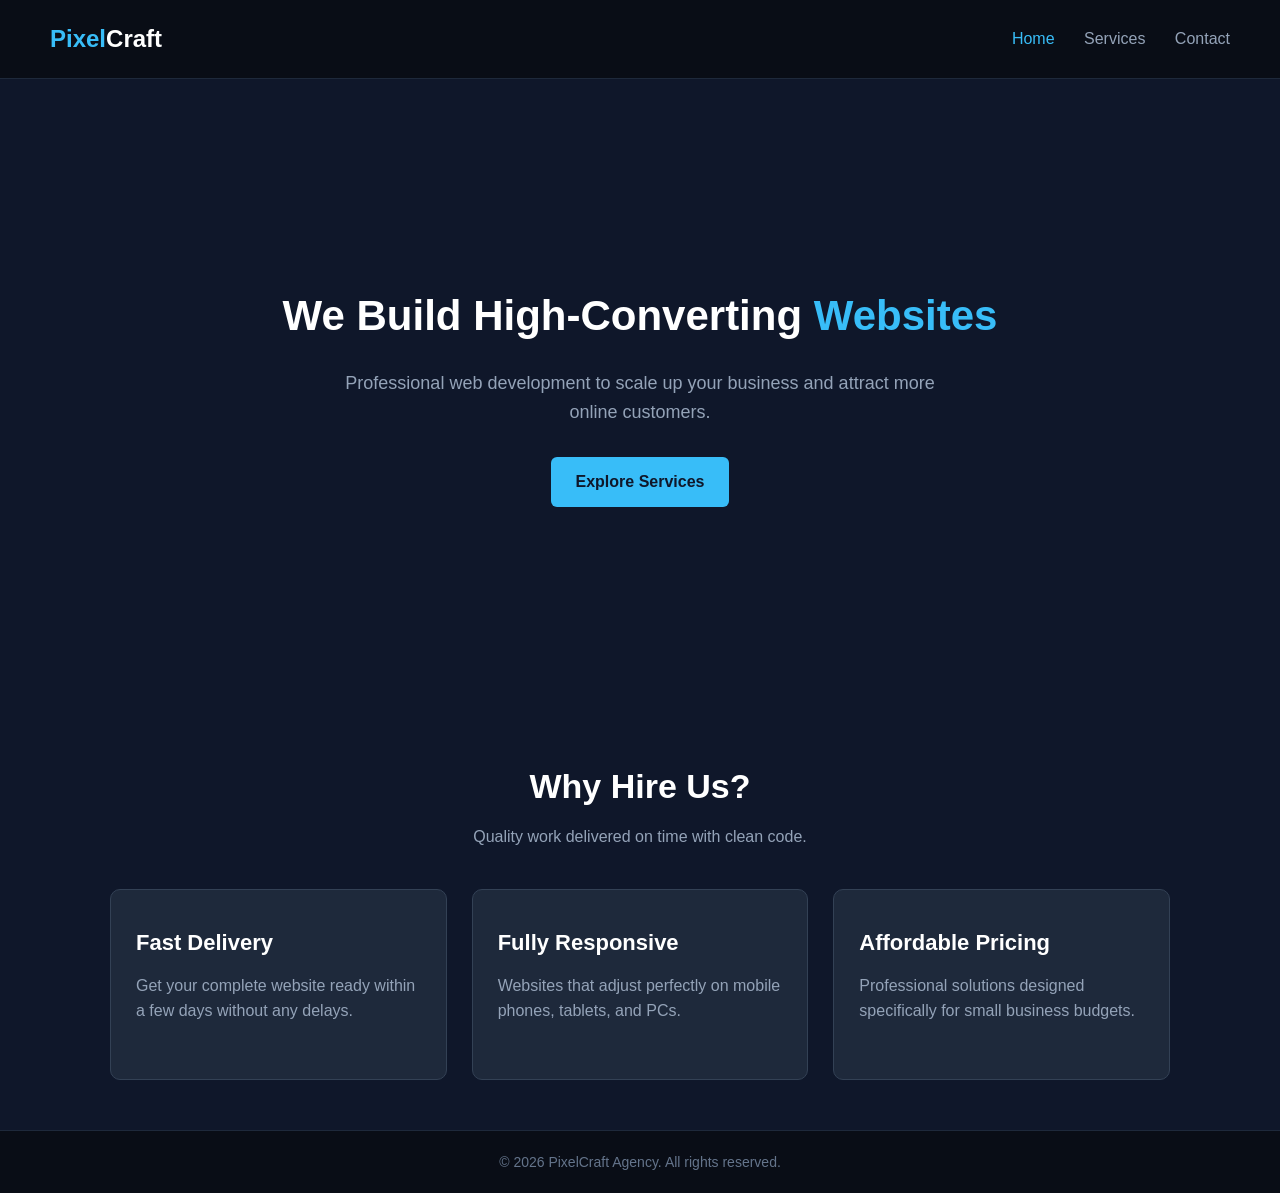
<file: index.html>
<!DOCTYPE html>
<html lang="en">
<head>
  <meta charset="UTF-8">
  <meta name="viewport" content="width=device-width, initial-scale=1.0">
  <title>Home - PixelCraft Agency</title>
  <link rel="stylesheet" href="style.css">
</head>
<body>

  <!-- Navigation Bar -->
  <header>
    <a href="index.html" class="logo">Pixel<span>Craft</span></a>
    <nav>
      <a href="index.html" class="active">Home</a>
      <a href="services.html">Services</a>
      <a href="contact.html">Contact</a>
    </nav>
  </header>

  <!-- Hero Banner -->
  <section class="hero">
    <h1>We Build High-Converting <span>Websites</span></h1>
    <p>Professional web development to scale up your business and attract more online customers.</p>
    <a href="services.html" class="btn">Explore Services</a>
  </section>

  <!-- Features Section -->
  <div class="container">
    <h2 class="section-title">Why Hire Us?</h2>
    <p class="section-subtitle">Quality work delivered on time with clean code.</p>
    <div class="grid">
      <div class="card">
        <h3>Fast Delivery</h3>
        <p>Get your complete website ready within a few days without any delays.</p>
      </div>
      <div class="card">
        <h3>Fully Responsive</h3>
        <p>Websites that adjust perfectly on mobile phones, tablets, and PCs.</p>
      </div>
      <div class="card">
        <h3>Affordable Pricing</h3>
        <p>Professional solutions designed specifically for small business budgets.</p>
      </div>
    </div>
  </div>

  <!-- Footer -->
  <footer>
    <p>&copy; 2026 PixelCraft Agency. All rights reserved.</p>
  </footer>

</body>
</html>
</file>
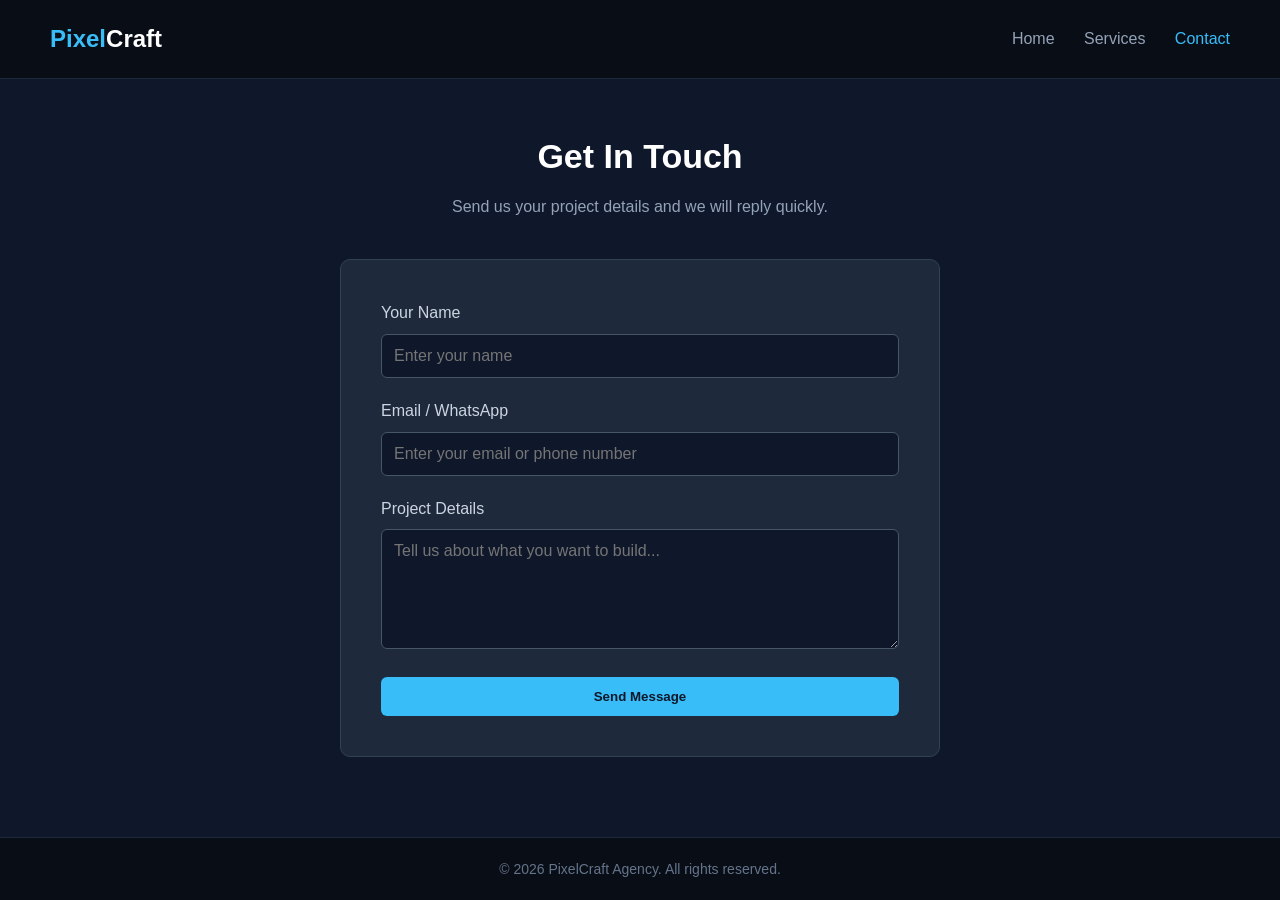
<file: contact.html>
<!DOCTYPE html>
<html lang="en">
<head>
  <meta charset="UTF-8">
  <meta name="viewport" content="width=device-width, initial-scale=1.0">
  <title>Contact - PixelCraft Agency</title>
  <link rel="stylesheet" href="style.css">
</head>
<body>

  <!-- Navigation Bar -->
  <header>
    <a href="index.html" class="logo">Pixel<span>Craft</span></a>
    <nav>
      <a href="index.html">Home</a>
      <a href="services.html">Services</a>
      <a href="contact.html" class="active">Contact</a>
    </nav>
  </header>

  <!-- Contact Form Content -->
  <div class="container">
    <h2 class="section-title">Get In Touch</h2>
    <p class="section-subtitle">Send us your project details and we will reply quickly.</p>

    <div class="contact-box">
      <form>
        <div class="form-group">
          <label>Your Name</label>
          <input type="text" placeholder="Enter your name" required>
        </div>
        <div class="form-group">
          <label>Email / WhatsApp</label>
          <input type="text" placeholder="Enter your email or phone number" required>
        </div>
        <div class="form-group">
          <label>Project Details</label>
          <textarea placeholder="Tell us about what you want to build..." required></textarea>
        </div>
        <button type="submit" class="btn" style="width: 100%; border: none; cursor: pointer;">Send Message</button>
      </form>
    </div>
  </div>

  <!-- Footer -->
  <footer>
    <p>&copy; 2026 PixelCraft Agency. All rights reserved.</p>
  </footer>

</body>
</html>
</file>
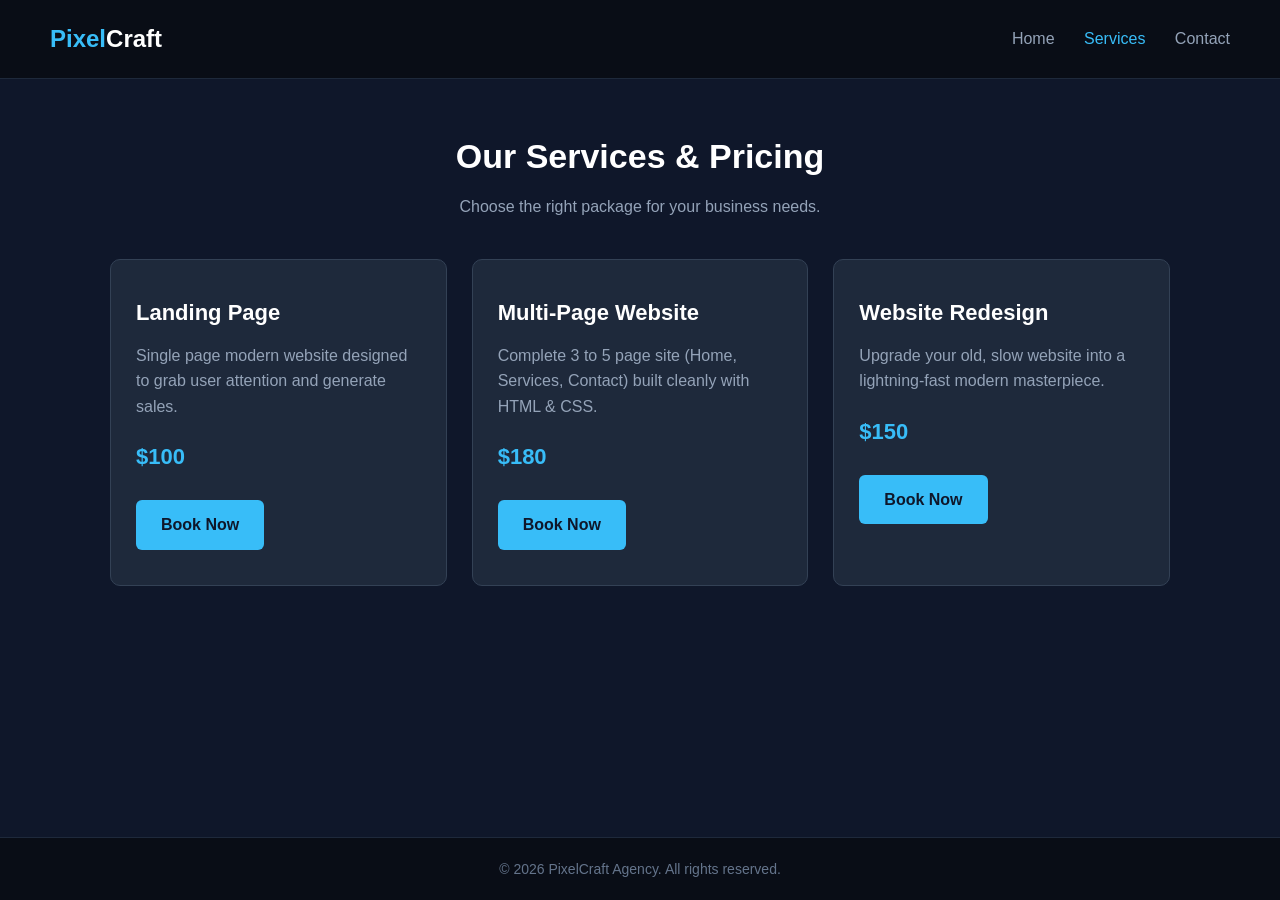
<file: services.html>
<!DOCTYPE html>
<html lang="en">
<head>
  <meta charset="UTF-8">
  <meta name="viewport" content="width=device-width, initial-scale=1.0">
  <title>Services - PixelCraft Agency</title>
  <link rel="stylesheet" href="style.css">
</head>
<body>

  <!-- Navigation Bar -->
  <header>
    <a href="index.html" class="logo">Pixel<span>Craft</span></a>
    <nav>
      <a href="index.html">Home</a>
      <a href="services.html" class="active">Services</a>
      <a href="contact.html">Contact</a>
    </nav>
  </header>

  <!-- Services Content -->
  <div class="container">
    <h2 class="section-title">Our Services & Pricing</h2>
    <p class="section-subtitle">Choose the right package for your business needs.</p>
    
    <div class="grid">
      <div class="card">
        <h3>Landing Page</h3>
        <p>Single page modern website designed to grab user attention and generate sales.</p>
        <div class="price">$100</div>
        <br>
        <a href="contact.html" class="btn">Book Now</a>
      </div>

      <div class="card">
        <h3>Multi-Page Website</h3>
        <p>Complete 3 to 5 page site (Home, Services, Contact) built cleanly with HTML & CSS.</p>
        <div class="price">$180</div>
        <br>
        <a href="contact.html" class="btn">Book Now</a>
      </div>

      <div class="card">
        <h3>Website Redesign</h3>
        <p>Upgrade your old, slow website into a lightning-fast modern masterpiece.</p>
        <div class="price">$150</div>
        <br>
        <a href="contact.html" class="btn">Book Now</a>
      </div>
    </div>
  </div>

  <!-- Footer -->
  <footer>
    <p>&copy; 2026 PixelCraft Agency. All rights reserved.</p>
  </footer>

</body>
</html>
</file>
<file: style.css>
/* --- Global Styles --- */
* {
  margin: 0;
  padding: 0;
  box-sizing: border-box;
  font-family: 'Segoe UI', Tahoma, Geneva, Verdana, sans-serif;
}

body {
  background-color: #0f172a;
  color: #f8fafc;
  line-height: 1.6;
  display: flex;
  flex-direction: column;
  min-height: 100vh;
}

/* --- Header & Navigation --- */
header {
  background: #090d16;
  display: flex;
  justify-content: space-between;
  align-items: center;
  padding: 20px 50px;
  border-bottom: 1px solid #1e293b;
}

.logo {
  font-size: 24px;
  font-weight: bold;
  color: #38bdf8;
  text-decoration: none;
}

.logo span {
  color: #ffffff;
}

nav a {
  color: #94a3b8;
  text-decoration: none;
  margin-left: 25px;
  font-weight: 500;
  transition: 0.3s;
}

nav a:hover, nav a.active {
  color: #38bdf8;
}

/* --- Hero Section --- */
.hero {
  height: 70vh;
  display: flex;
  flex-direction: column;
  justify-content: center;
  align-items: center;
  text-align: center;
  padding: 0 20px;
  background: linear-gradient(to bottom, rgba(15, 23, 42, 0.8), rgba(15, 23, 42, 1)), url('https://images.unsplash.com/photo-1555066931-4365d14bab8c?auto=format&fit=crop&w=1200&q=80');
  background-size: cover;
  background-position: center;
}

.hero h1 {
  font-size: 42px;
  max-width: 800px;
  margin-bottom: 20px;
  color: #ffffff;
}

.hero h1 span {
  color: #38bdf8;
}

.hero p {
  font-size: 18px;
  color: #94a3b8;
  max-width: 600px;
  margin-bottom: 30px;
}

/* --- Buttons --- */
.btn {
  background: #38bdf8;
  color: #0f172a;
  padding: 12px 25px;
  text-decoration: none;
  border-radius: 6px;
  font-weight: bold;
  display: inline-block;
  transition: 0.3s;
}

.btn:hover {
  background: #0ea5e9;
  color: #ffffff;
}

/* --- Layout Containers --- */
.container {
  max-width: 1100px;
  width: 100%;
  margin: 50px auto;
  padding: 0 20px;
  flex: 1;
}

.section-title {
  text-align: center;
  font-size: 34px;
  margin-bottom: 10px;
  color: #ffffff;
}

.section-subtitle {
  text-align: center;
  color: #94a3b8;
  margin-bottom: 40px;
  font-size: 16px;
}

/* --- Cards Grid --- */
.grid {
  display: grid;
  grid-template-columns: repeat(auto-fit, minmax(300px, 1fr));
  gap: 25px;
}

.card {
  background: #1e293b;
  padding: 35px 25px;
  border-radius: 10px;
  border: 1px solid #334155;
  transition: 0.3s;
}

.card:hover {
  transform: translateY(-5px);
  border-color: #38bdf8;
}

.card h3 {
  font-size: 22px;
  margin-bottom: 12px;
  color: #ffffff;
}

.card p {
  color: #94a3b8;
  margin-bottom: 20px;
}

.price {
  font-size: 22px;
  font-weight: bold;
  color: #38bdf8;
}

/* --- Contact Form Box --- */
.contact-box {
  background: #1e293b;
  padding: 40px;
  border-radius: 10px;
  max-width: 600px;
  margin: 0 auto;
  border: 1px solid #334155;
}

.form-group {
  margin-bottom: 20px;
}

.form-group label {
  display: block;
  margin-bottom: 8px;
  font-weight: 500;
  color: #cbd5e1;
}

.form-group input, 
.form-group textarea {
  width: 100%;
  padding: 12px;
  background: #0f172a;
  border: 1px solid #475569;
  border-radius: 6px;
  color: white;
  font-size: 16px;
}

.form-group input:focus, 
.form-group textarea:focus {
  outline: none;
  border-color: #38bdf8;
}

.form-group textarea {
  height: 120px;
}

/* --- Footer --- */
footer {
  text-align: center;
  padding: 20px;
  background: #090d16;
  color: #64748b;
  border-top: 1px solid #1e293b;
  font-size: 14px;
  margin-top: auto;
}
</file>
